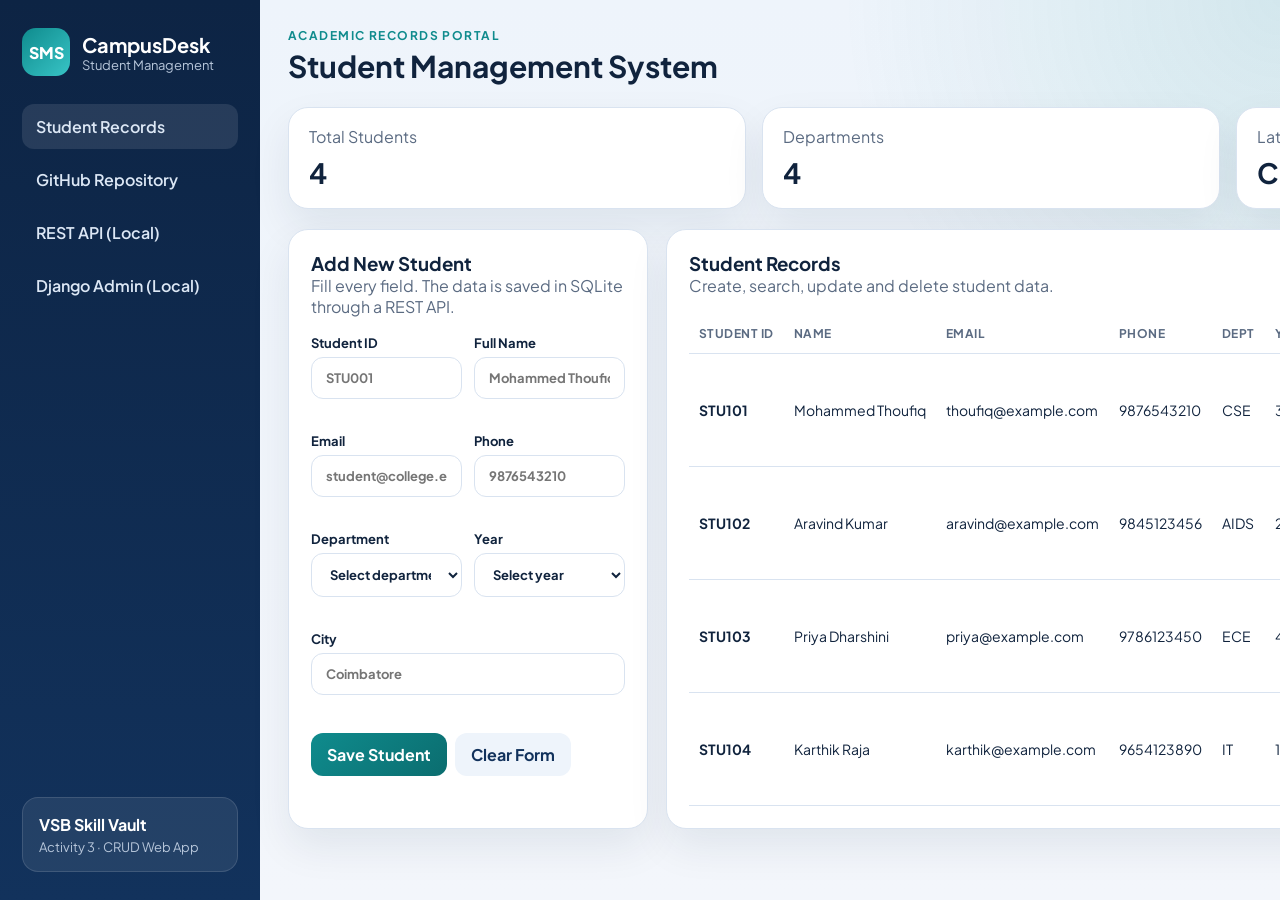
<file: index.html>
<!DOCTYPE html>
<html lang="en">
<head>
    <meta charset="UTF-8">
    <meta name="viewport" content="width=device-width, initial-scale=1.0">
    <title>Student Management System | VSB Skill Vault</title>
    <meta http-equiv="refresh" content="0; url=frontend/">
    <link rel="icon" href="data:image/svg+xml,<svg xmlns=%22http://www.w3.org/2000/svg%22 viewBox=%220 0 100 100%22><text y=%22.9em%22 font-size=%2290%22>🎓</text></svg>">
    <script>
        window.location.replace("frontend/");
    </script>
    <style>
        body {
            font-family: -apple-system, BlinkMacSystemFont, "Segoe UI", Roboto, sans-serif;
            display: flex;
            align-items: center;
            justify-content: center;
            min-height: 100vh;
            margin: 0;
            background: #0f172a;
            color: #f8fafc;
            text-align: center;
        }
        .box {
            padding: 2rem;
            background: #1e293b;
            border-radius: 12px;
            box-shadow: 0 8px 30px rgba(0,0,0,0.3);
        }
        a {
            color: #38bdf8;
            text-decoration: none;
            font-weight: 600;
        }
    </style>
</head>
<body>
    <div class="box">
        <h2>🎓 Loading Student Management System...</h2>
        <p>If you are not redirected automatically, <a href="frontend/">click here to open the app</a>.</p>
    </div>
</body>
</html>
</file>
<file: frontend/css/style.css>
:root {
    --bg: #f3f6fb;
    --panel: #ffffff;
    --ink: #10233d;
    --muted: #5b6b82;
    --line: #d9e3f0;
    --navy: #12325c;
    --navy-2: #0d2444;
    --teal: #0f8b8d;
    --teal-dark: #0b6d6f;
    --gold: #d4a017;
    --danger: #c0392b;
    --ok: #1e7a46;
    --shadow: 0 18px 40px rgba(16, 35, 61, 0.08);
}

* {
    box-sizing: border-box;
    margin: 0;
    padding: 0;
}

body {
    font-family: "Plus Jakarta Sans", sans-serif;
    background:
        radial-gradient(circle at top right, rgba(15, 139, 141, 0.12), transparent 28%),
        linear-gradient(180deg, #eef4fb 0%, var(--bg) 100%);
    color: var(--ink);
    min-height: 100vh;
}

.app {
    display: grid;
    grid-template-columns: 260px 1fr;
    min-height: 100vh;
}

.sidebar {
    background: linear-gradient(180deg, var(--navy-2), var(--navy));
    color: #fff;
    padding: 28px 22px;
    display: flex;
    flex-direction: column;
    gap: 28px;
}

.brand {
    display: flex;
    gap: 12px;
    align-items: center;
}

.brand-mark {
    width: 48px;
    height: 48px;
    border-radius: 14px;
    display: grid;
    place-items: center;
    background: linear-gradient(135deg, var(--teal), #38c4c6);
    font-weight: 800;
}

.brand h1 {
    font-size: 20px;
}

.brand p,
.sidebar-note span {
    color: #b7c6da;
    font-size: 13px;
}

.side-nav {
    display: flex;
    flex-direction: column;
    gap: 8px;
}

.side-nav a {
    color: #dce7f5;
    text-decoration: none;
    padding: 12px 14px;
    border-radius: 12px;
    font-weight: 600;
}

.side-nav a.active,
.side-nav a:hover {
    background: rgba(255, 255, 255, 0.1);
}

.sidebar-note {
    margin-top: auto;
    background: rgba(255, 255, 255, 0.08);
    border: 1px solid rgba(255, 255, 255, 0.12);
    border-radius: 16px;
    padding: 16px;
    display: flex;
    flex-direction: column;
    gap: 4px;
}

.content {
    padding: 28px;
}

.topbar {
    display: flex;
    justify-content: space-between;
    gap: 20px;
    align-items: flex-end;
    margin-bottom: 22px;
}

.eyebrow {
    text-transform: uppercase;
    letter-spacing: 0.12em;
    font-size: 12px;
    font-weight: 700;
    color: var(--teal);
}

.topbar h2 {
    font-size: 30px;
    margin-top: 4px;
}

.top-actions {
    display: flex;
    gap: 10px;
    align-items: center;
}

.search-box input,
label input,
label select {
    width: 100%;
    border: 1px solid var(--line);
    background: #fff;
    border-radius: 12px;
    padding: 12px 14px;
    font: inherit;
    color: var(--ink);
    outline: none;
}

.search-box input {
    min-width: 280px;
}

.search-box input:focus,
label input:focus,
label select:focus {
    border-color: var(--teal);
    box-shadow: 0 0 0 4px rgba(15, 139, 141, 0.12);
}

.stats {
    display: grid;
    grid-template-columns: repeat(3, 1fr);
    gap: 16px;
    margin-bottom: 20px;
}

.stats article,
.card {
    background: var(--panel);
    border: 1px solid var(--line);
    border-radius: 20px;
    box-shadow: var(--shadow);
}

.stats article {
    padding: 18px 20px;
}

.stats span,
.card-head p,
.empty,
.field-error,
.table-hint {
    color: var(--muted);
}

.stats strong {
    display: block;
    margin-top: 8px;
    font-size: 28px;
}

.workspace {
    display: grid;
    grid-template-columns: 360px 1fr;
    gap: 18px;
}

.card {
    padding: 22px;
}

.card-head {
    margin-bottom: 18px;
}

.card-head.row {
    display: flex;
    justify-content: space-between;
    align-items: flex-start;
    gap: 12px;
}

.grid {
    display: grid;
    grid-template-columns: 1fr 1fr;
    gap: 12px;
}

label {
    display: flex;
    flex-direction: column;
    gap: 6px;
    font-size: 13px;
    font-weight: 700;
}

label.full {
    grid-column: 1 / -1;
}

.field-error {
    min-height: 16px;
    font-weight: 500;
    color: var(--danger);
}

.form-actions,
.row-actions {
    display: flex;
    gap: 8px;
    flex-wrap: wrap;
}

.form-actions {
    margin-top: 16px;
}

.btn {
    border: 0;
    border-radius: 12px;
    padding: 11px 16px;
    font: inherit;
    font-weight: 700;
    cursor: pointer;
}

.btn.primary {
    background: linear-gradient(135deg, var(--teal), var(--teal-dark));
    color: #fff;
}

.btn.ghost {
    background: #eef4fb;
    color: var(--navy);
}

.btn.edit {
    background: #e8f4ff;
    color: #155a9c;
}

.btn.delete {
    background: #fdecea;
    color: var(--danger);
}

.btn:hover {
    transform: translateY(-1px);
}

.badge {
    background: #e7f7f7;
    color: var(--teal-dark);
    border-radius: 999px;
    padding: 6px 12px;
    font-size: 12px;
    font-weight: 700;
}

.table-wrap {
    overflow-x: auto;
}

table {
    width: 100%;
    border-collapse: collapse;
}

th,
td {
    text-align: left;
    padding: 12px 10px;
    border-bottom: 1px solid var(--line);
    font-size: 14px;
    white-space: nowrap;
}

th {
    color: var(--muted);
    font-size: 12px;
    letter-spacing: 0.04em;
    text-transform: uppercase;
}

.empty {
    padding-top: 18px;
}

.alert {
    margin-bottom: 14px;
    padding: 12px 14px;
    border-radius: 12px;
    font-weight: 600;
}

.alert.success {
    background: #e9f8ef;
    color: var(--ok);
}

.alert.error {
    background: #fdecea;
    color: var(--danger);
}

.hidden {
    display: none;
}

@media (max-width: 1100px) {
    .app,
    .workspace,
    .stats,
    .grid {
        grid-template-columns: 1fr;
    }

    .sidebar {
        flex-direction: row;
        align-items: center;
        justify-content: space-between;
        gap: 16px;
    }

    .side-nav,
    .sidebar-note {
        display: none;
    }

    .content {
        padding: 18px;
    }

    .topbar,
    .top-actions {
        flex-direction: column;
        align-items: stretch;
    }

    .search-box input {
        min-width: 0;
    }
}
</file>
